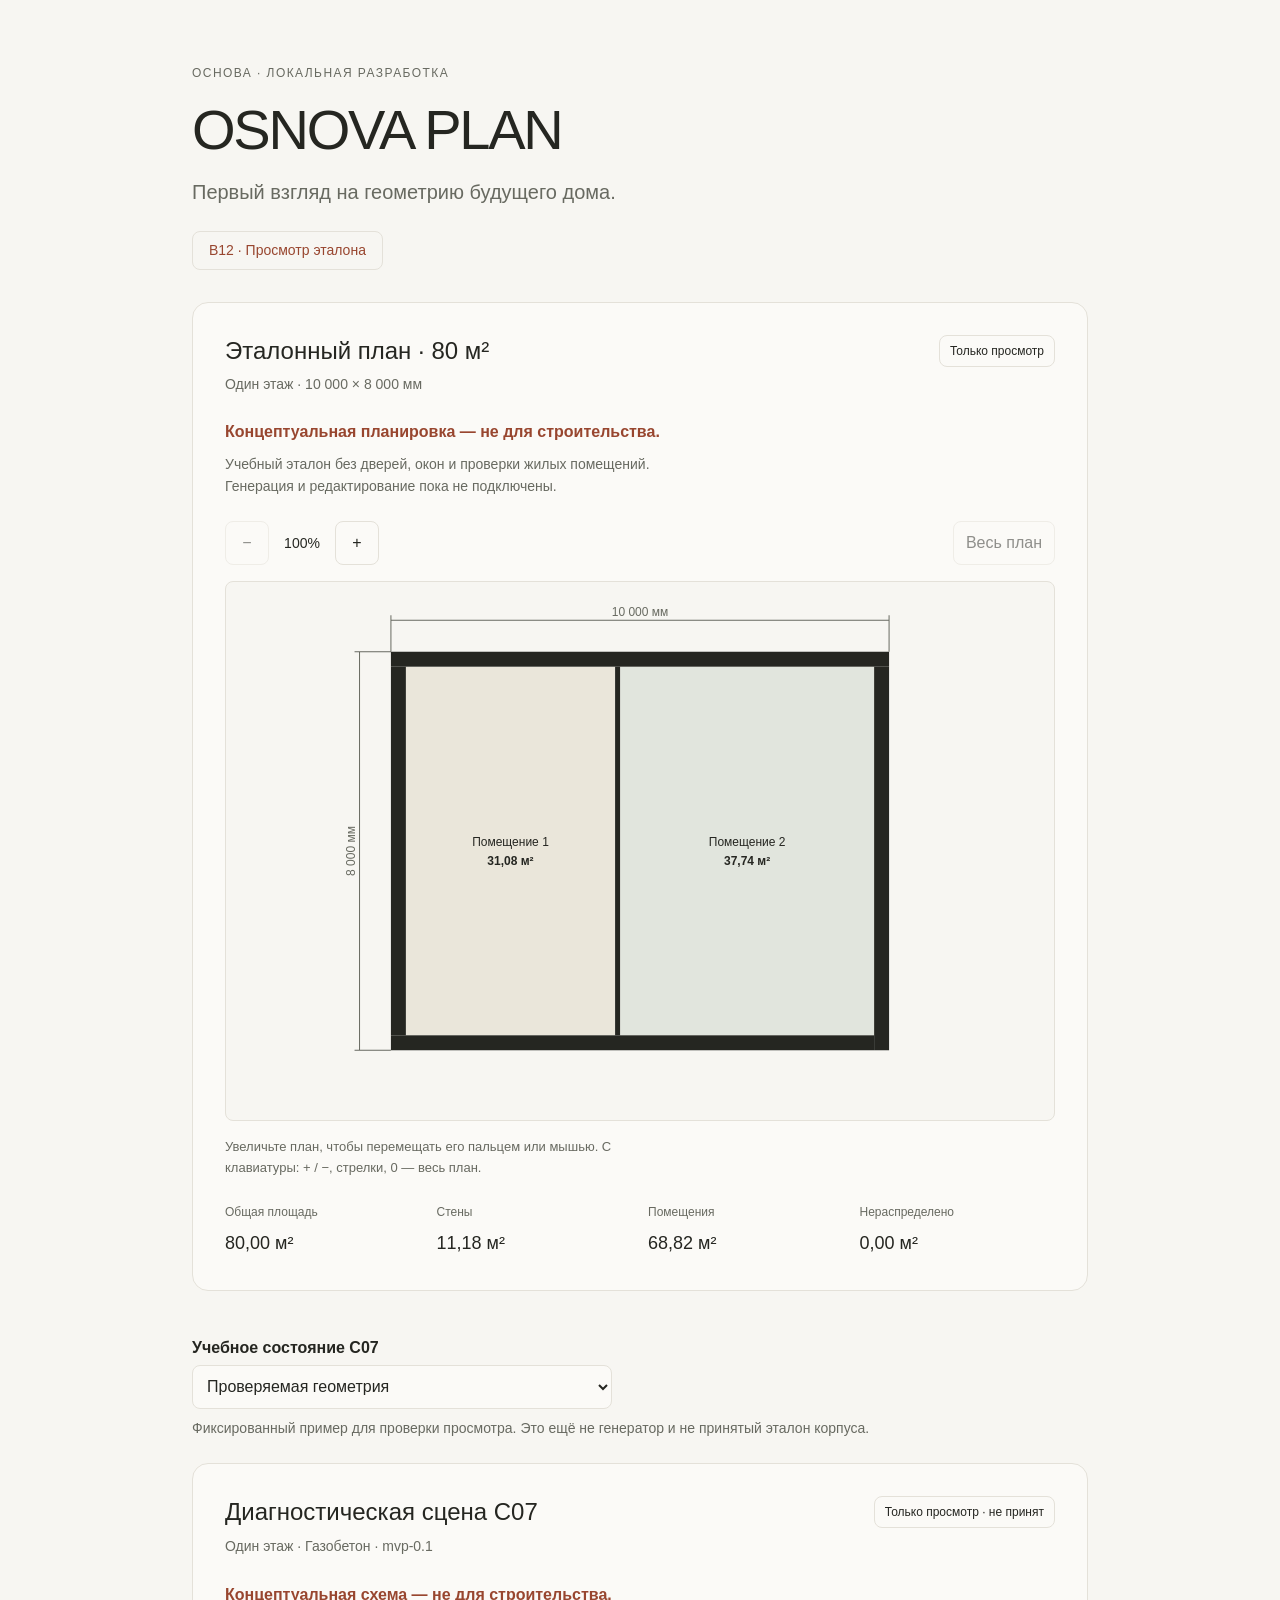
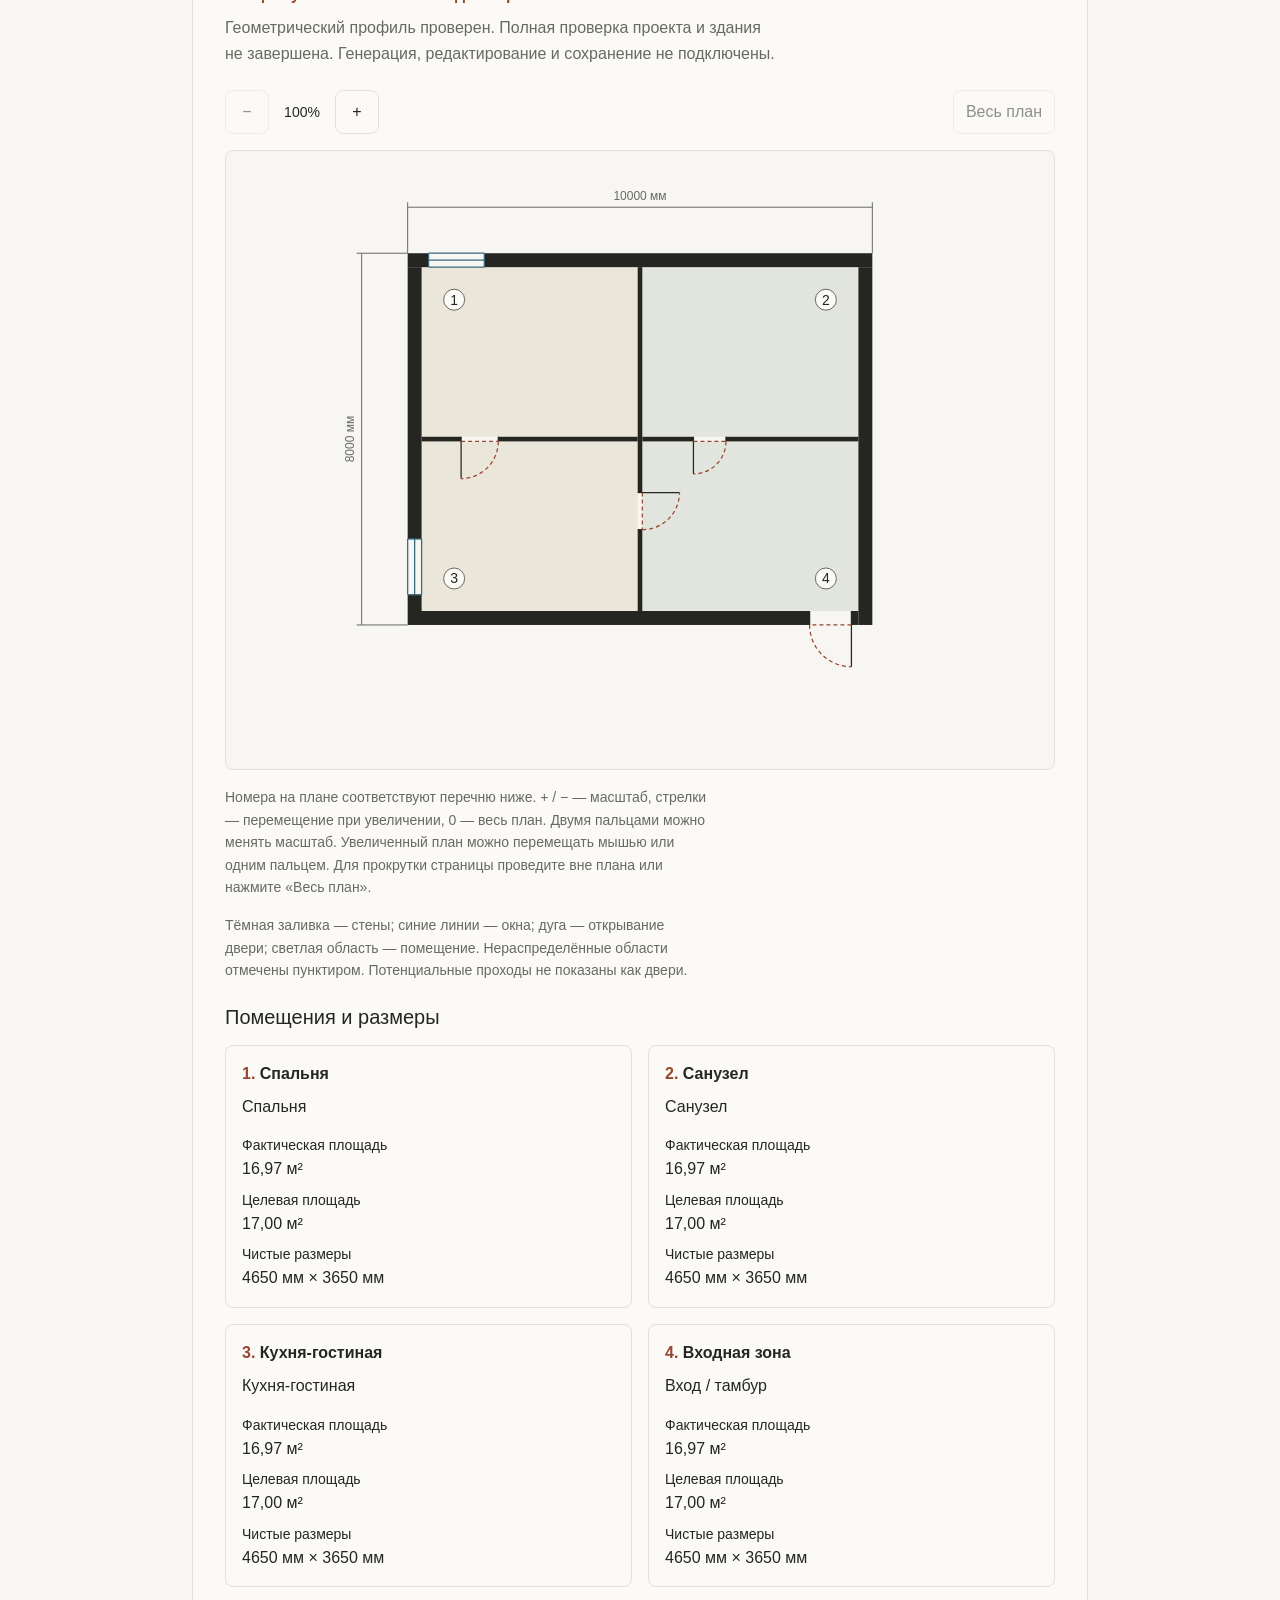
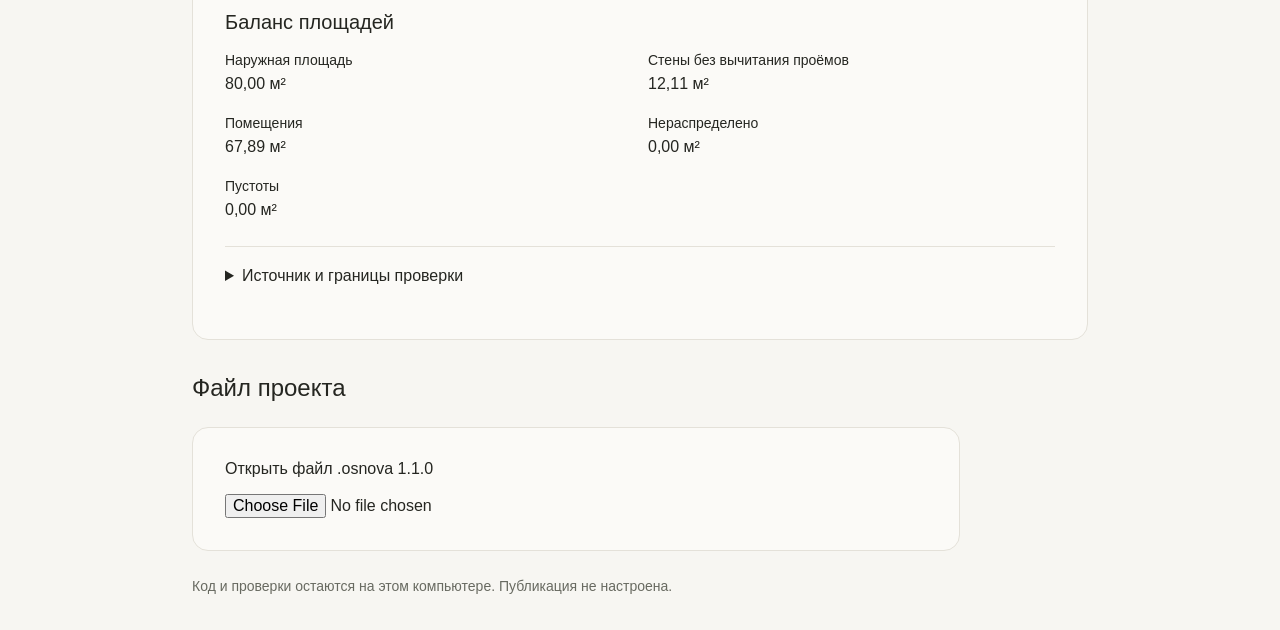
<file: index.html>
<!doctype html>
<html lang="ru">
  <head>
    <meta charset="UTF-8" />
    <meta name="viewport" content="width=device-width, initial-scale=1.0" />
    <meta name="theme-color" content="#f7f6f2" />
    <link rel="icon" href="data:," />
    <title>OSNOVA PLAN — локальная разработка</title>
    <script type="module" crossorigin src="./assets/main-CjFBk6pV.js"></script>
    <link rel="modulepreload" crossorigin href="./assets/styles-C_6G2wyJ.js">
    <link rel="stylesheet" crossorigin href="./assets/styles-CebqkaTT.css">
  </head>
  <body>
    <div id="root"></div>
  </body>
</html>
</file>
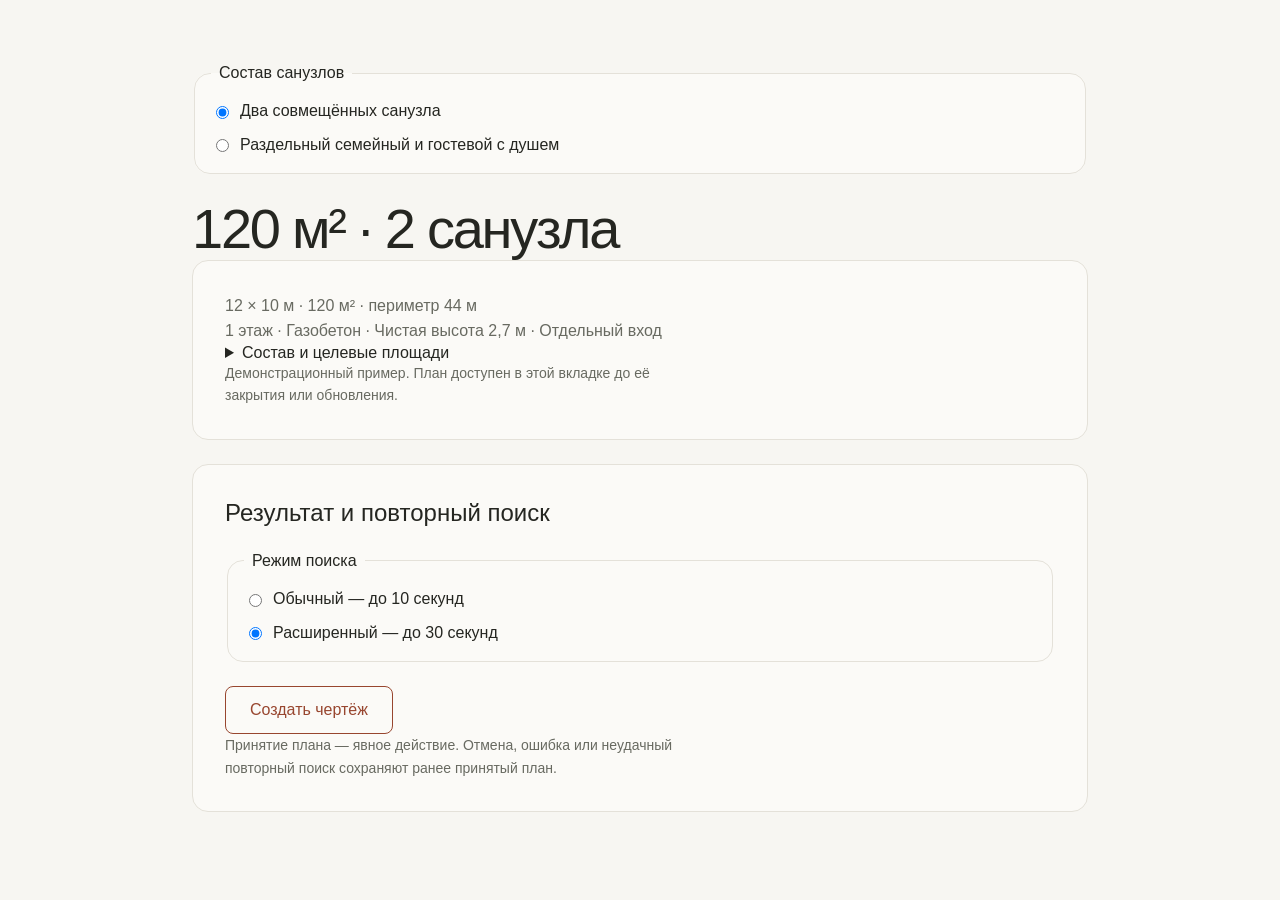
<file: demo-120.html>
<!doctype html>
<html lang="ru">
  <head>
    <meta charset="UTF-8" />
    <meta name="viewport" content="width=device-width, initial-scale=1.0" />
    <meta name="theme-color" content="#f7f6f2" />
    <link rel="icon" href="data:," />
    <title>OSNOVA PLAN — 120 м², 2 санузла</title>
    <script type="module" crossorigin src="./assets/styles-C_6G2wyJ.js"></script>
    <script type="module" crossorigin src="./assets/generation-Nn90NYQe.js"></script>
    <script type="module" crossorigin src="./assets/sanitaryFloorSource-DHaVbQGd.js"></script>
    <script type="module" crossorigin src="./assets/demo-BwojprlK.js"></script>
    <link rel="stylesheet" crossorigin href="./assets/styles-CebqkaTT.css">
    <link rel="stylesheet" crossorigin href="./assets/generation-GTlMFcmn.css">
  </head>
  <body>
    <div id="root" data-demo="120"></div>
  </body>
</html>
</file>
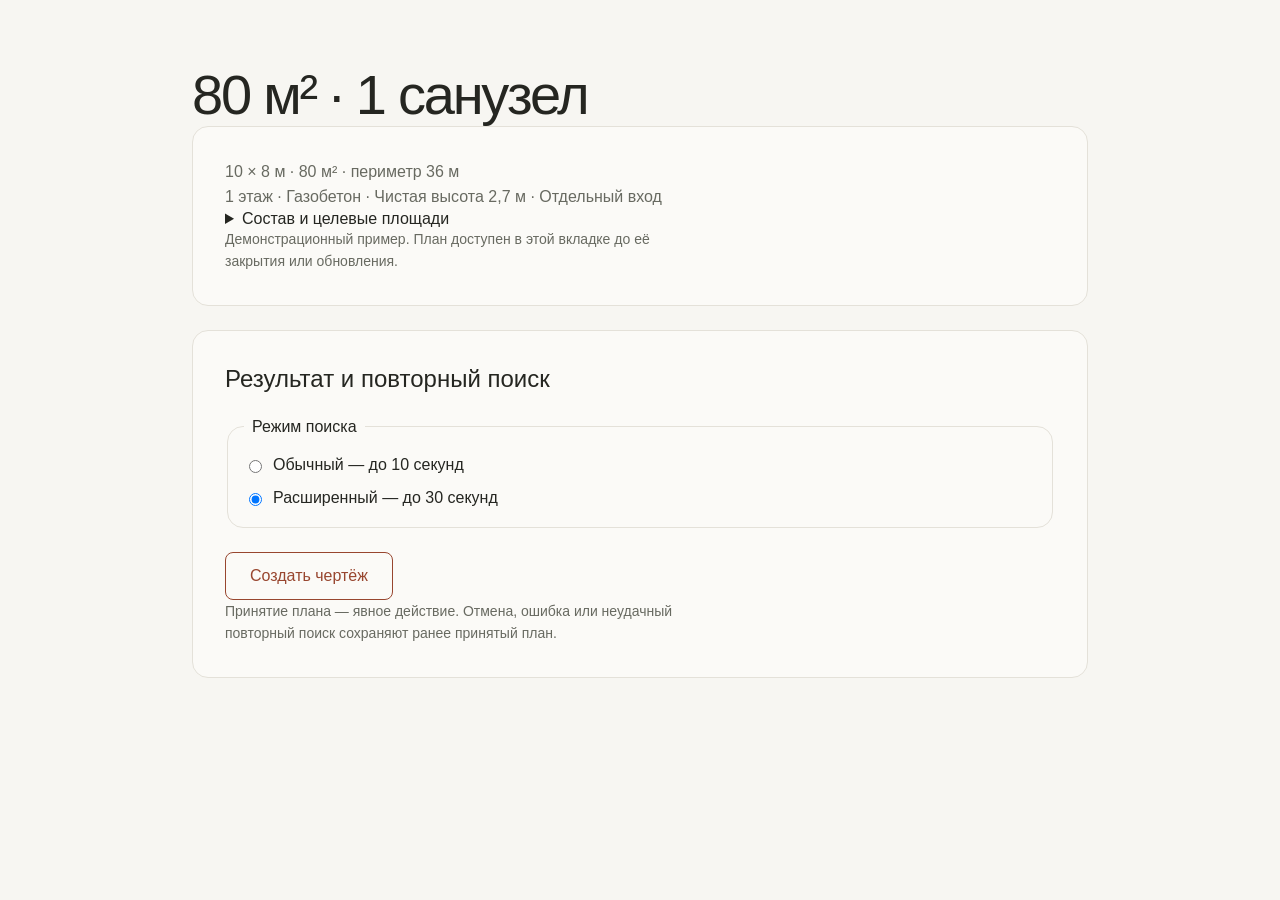
<file: demo-80.html>
<!doctype html>
<html lang="ru">
  <head>
    <meta charset="UTF-8" />
    <meta name="viewport" content="width=device-width, initial-scale=1.0" />
    <meta name="theme-color" content="#f7f6f2" />
    <link rel="icon" href="data:," />
    <title>OSNOVA PLAN — 80 м², 1 санузел</title>
    <script type="module" crossorigin src="./assets/styles-C_6G2wyJ.js"></script>
    <script type="module" crossorigin src="./assets/generation-Nn90NYQe.js"></script>
    <script type="module" crossorigin src="./assets/sanitaryFloorSource-DHaVbQGd.js"></script>
    <script type="module" crossorigin src="./assets/demo-BwojprlK.js"></script>
    <link rel="stylesheet" crossorigin href="./assets/styles-CebqkaTT.css">
    <link rel="stylesheet" crossorigin href="./assets/generation-GTlMFcmn.css">
  </head>
  <body>
    <div id="root" data-demo="80"></div>
  </body>
</html>
</file>
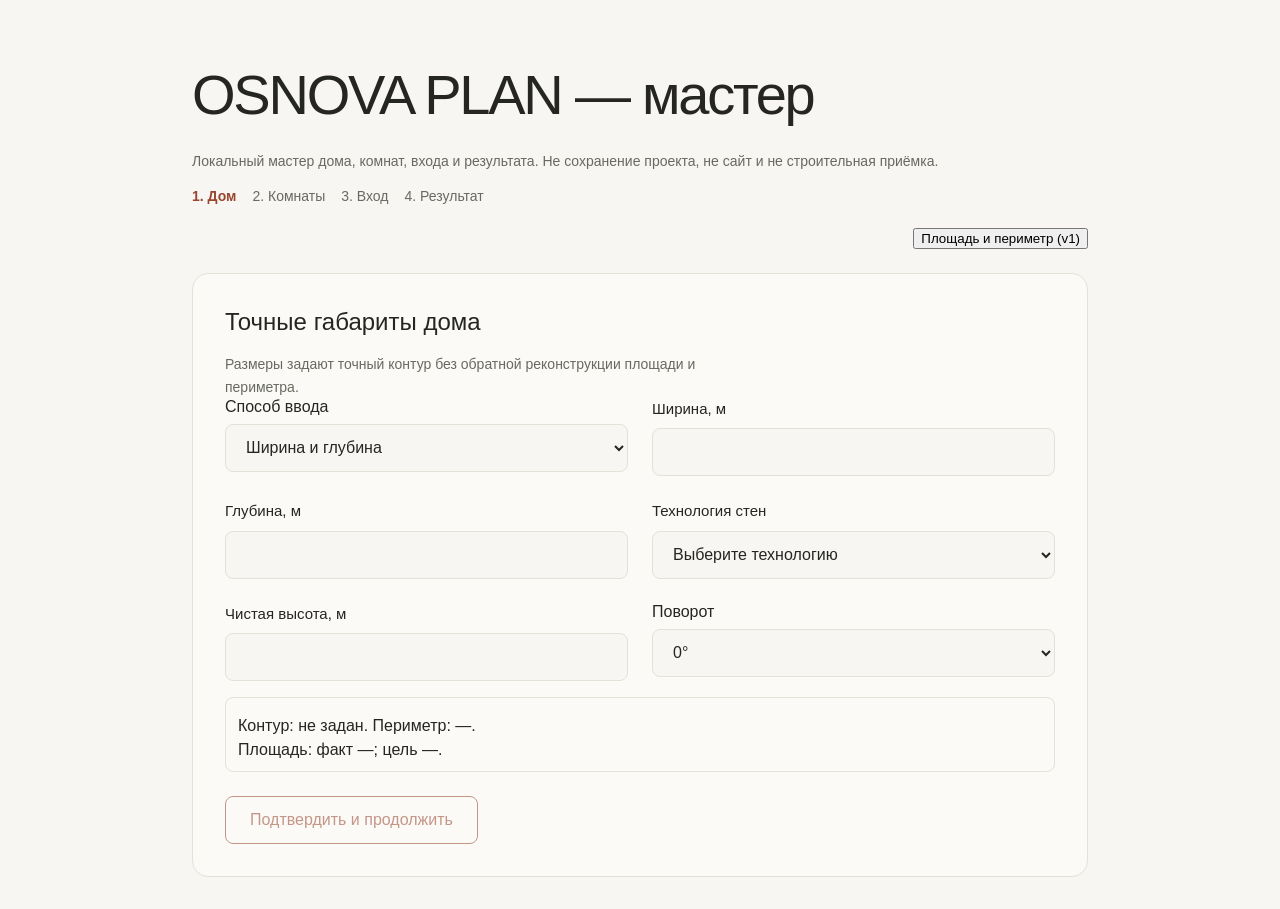
<file: plan.html>
<!doctype html>
<html lang="ru">
  <head>
    <meta charset="UTF-8" />
    <meta name="viewport" content="width=device-width, initial-scale=1.0" />
    <meta name="theme-color" content="#f7f6f2" />
    <link rel="icon" href="data:," />
    <title>OSNOVA PLAN — мастер</title>
    <script type="module" crossorigin src="./assets/plan-DKLte7f7.js"></script>
    <link rel="modulepreload" crossorigin href="./assets/styles-C_6G2wyJ.js">
    <link rel="modulepreload" crossorigin href="./assets/generation-Nn90NYQe.js">
    <link rel="stylesheet" crossorigin href="./assets/styles-CebqkaTT.css">
    <link rel="stylesheet" crossorigin href="./assets/generation-GTlMFcmn.css">
    <link rel="stylesheet" crossorigin href="./assets/plan-HHRg2PeV.css">
  </head>
  <body>
    <div id="root"></div>
  </body>
</html>
</file>
<file: assets/styles-CebqkaTT.css>
:root{--paper:#f7f6f2;--surface:#fbfaf7;--ink:#252621;--muted:#686a61;--accent:#98462f;--line:#e4e1d9;--radius-control:8px;--radius-panel:16px;--space-2:8px;--space-4:16px;--space-6:24px;--space-8:32px;--space-12:48px;--space-16:64px;color:var(--ink);background:var(--paper);font-synthesis:none;text-rendering:optimizelegibility;-webkit-font-smoothing:antialiased;font-family:Arial,sans-serif}*{box-sizing:border-box}body{min-width:320px;margin:0}.shell{width:min(960px,100%);padding:var(--space-16) var(--space-8) var(--space-8);margin-inline:auto}.intro{margin-bottom:var(--space-8)}.eyebrow{margin:0 0 var(--space-4);color:var(--muted);letter-spacing:.12em;font-size:12px;line-height:1.6}h1{letter-spacing:-.04em;margin:0;font-size:clamp(36px,7vw,56px);font-weight:500;line-height:1.1}.intro-text{margin:var(--space-4) 0 var(--space-6);color:var(--muted);font-size:20px;line-height:1.5}.stage{padding:var(--space-2) var(--space-4);border:1px solid var(--line);border-radius:var(--radius-control);color:var(--accent);margin:0;font-size:14px;line-height:1.5;display:inline-block}.panel{padding:var(--space-8);border:1px solid var(--line);border-radius:var(--radius-panel);background:var(--surface)}h2{margin:0 0 var(--space-4);font-size:24px;font-weight:500;line-height:1.3}.panel>p{max-width:62ch;color:var(--muted);margin:0;line-height:1.6}.boundaries{gap:var(--space-8);margin:var(--space-8) 0 0;grid-template-columns:repeat(2,minmax(0,1fr));display:grid}dt{margin-bottom:var(--space-2);font-weight:600;line-height:1.5}dd{color:var(--muted);margin:0;line-height:1.6}.local-note{margin-top:var(--space-6);color:var(--muted);font-size:14px;line-height:1.6}.local-note p{margin:0}.plan-heading{justify-content:space-between;align-items:flex-start;gap:var(--space-4);margin-bottom:var(--space-6);flex-wrap:wrap;display:flex}.plan-heading h2{margin-bottom:var(--space-2)}.plan-heading p{color:var(--muted);margin:0;font-size:14px;line-height:1.5}.plan-tag{border:1px solid var(--line);border-radius:var(--radius-control);padding:6px 10px;font-size:12px;line-height:1.5}.panel>.plan-disclaimer{color:var(--accent);font-weight:600}.panel>.plan-description{margin-top:var(--space-2);font-size:14px}.plan-toolbar{align-items:center;gap:var(--space-2);margin-block:var(--space-6) var(--space-4);flex-wrap:wrap;display:flex}.plan-toolbar button{border:1px solid var(--line);border-radius:var(--radius-control);min-width:44px;min-height:44px;color:var(--ink);background:var(--surface);font:inherit;cursor:pointer;padding:8px 12px}.plan-toolbar button:hover:enabled{border-color:var(--accent);background:var(--paper)}.plan-toolbar button:disabled{opacity:.5;cursor:default}.plan-toolbar button:focus-visible,.plan-canvas:focus-visible{outline:2px solid var(--accent);outline-offset:3px}.plan-toolbar output{text-align:center;font-variant-numeric:tabular-nums;min-width:50px;font-size:14px}.plan-fit{margin-left:auto}.plan-canvas{border:1px solid var(--line);border-radius:var(--radius-control);background:var(--paper);-webkit-user-select:none;user-select:none;width:100%;min-width:0;height:clamp(270px,55vw,540px);display:block}.plan-canvas[data-zoom]:not([data-zoom="1"]){cursor:grab}.plan-canvas[data-dragging=true]{cursor:grabbing}.plan-rooms{fill:#eae6da}.plan-rooms path:nth-child(2n){fill:#e1e5dd}.plan-walls{fill:var(--ink)}.plan-dimensions{fill:var(--muted)}.plan-dimensions path{stroke:var(--muted);stroke-width:1px}.plan-labels{fill:var(--ink)}.plan-room-area{font-weight:600}.panel>.plan-help{margin-top:var(--space-4);font-size:13px;line-height:1.6}.plan-facts{gap:var(--space-4);margin:var(--space-6) 0 0;grid-template-columns:repeat(4,minmax(0,1fr));display:grid}.plan-facts dt{color:var(--muted);font-size:12px;font-weight:400}.plan-facts dd{color:var(--ink);font-variant-numeric:tabular-nums;font-size:18px}.witness-section{margin-top:var(--space-12)}.witness-example{gap:var(--space-2);margin-bottom:var(--space-6);display:grid}.witness-example label{font-weight:600}.witness-example select{border:1px solid var(--line);border-radius:var(--radius-control);width:min(100%,420px);min-height:44px;color:var(--ink);background:var(--surface);font:inherit;padding:10px}.witness-example p,.witness-panel p{overflow-wrap:anywhere;margin:0;line-height:1.6}.witness-example p,.witness-help,.witness-legend{color:var(--muted);font-size:14px}.witness-panel{min-width:0}.witness-panel>.witness-disclaimer{margin-bottom:var(--space-2);color:var(--accent);font-weight:600}.witness-panel .witness-help,.witness-panel .witness-legend{margin-top:var(--space-4)}.witness-panel h3{margin:var(--space-6) 0 var(--space-4);font-size:20px;font-weight:500}.witness-canvas{height:clamp(400px,65vw,620px)}.witness-rooms{fill:#eae6da}.witness-rooms path:nth-child(2n){fill:#e1e5dd}.witness-walls{fill:var(--ink)}.witness-openings{stroke:var(--ink);stroke-width:1.25px;fill:none}.witness-window{stroke:#366879}.witness-door path,.witness-closed-leaf{stroke:var(--accent);stroke-dasharray:4 3}.witness-unallocated{fill:#eeede7;stroke:var(--muted);stroke-width:1px;stroke-dasharray:6 4}.witness-unallocated path{vector-effect:non-scaling-stroke}.witness-dimensions{fill:var(--muted)}.witness-dimensions path{stroke:var(--muted);stroke-width:1px}.witness-numbers circle{fill:var(--surface);stroke:var(--muted);stroke-width:1px}.witness-numbers text{fill:var(--ink)}.witness-anchor-guides{stroke:var(--muted);stroke-width:1px;fill:var(--accent)}.witness-anchor-guides line{stroke-dasharray:2 3}.witness-anchor-guides circle{stroke:none}.witness-room-list{gap:var(--space-4);grid-template-columns:repeat(2,minmax(0,1fr));margin:0;padding:0;list-style:none;display:grid}.witness-room-list>li{min-width:0;padding:var(--space-4);border:1px solid var(--line);border-radius:var(--radius-control)}.witness-room-list h4{margin:0 0 var(--space-2);overflow-wrap:anywhere;font-size:16px;line-height:1.5}.witness-room-list h4 span{color:var(--accent)}.witness-room-list dl{margin:var(--space-4) 0 0;gap:var(--space-2);display:grid}.witness-room-list dt,.witness-facts dt{margin:0;font-size:14px;font-weight:400}.witness-room-list dd,.witness-facts dd{color:var(--ink);overflow-wrap:anywhere}.witness-facts{gap:var(--space-4);grid-template-columns:repeat(2,minmax(0,1fr));margin:0;display:grid}.witness-details{margin-top:var(--space-6);border-top:1px solid var(--line);padding-top:var(--space-4)}.witness-details summary{cursor:pointer;min-height:44px;line-height:1.6}.witness-details p+p{margin-top:var(--space-2)}.witness-details code,.witness-issues code{overflow-wrap:anywhere}.witness-issues{padding-left:var(--space-6);overflow-wrap:anywhere}.witness-issues li+li{margin-top:var(--space-6)}.witness-issues code{margin-block:var(--space-2);display:block}.witness-example select:focus-visible,.witness-details summary:focus-visible{outline:2px solid var(--accent);outline-offset:3px}@media (width<640px){.witness-panel.panel{padding:var(--space-4)}.witness-room-list,.witness-facts{grid-template-columns:minmax(0,1fr)}.shell{padding:var(--space-8) var(--space-6)}.panel{padding:var(--space-6)}.boundaries{gap:var(--space-6);grid-template-columns:minmax(0,1fr)}.plan-panel{padding:var(--space-4)}.plan-facts{grid-template-columns:repeat(2,minmax(0,1fr))}}.witness-embedded{background:0 0;border:0;border-radius:0;padding:0}.wizard-step:focus-visible,.generation-focus:focus-visible{outline:2px solid var(--accent);outline-offset:4px}.witness-embedded .plan-heading{margin-bottom:var(--space-4)}.witness-embedded .plan-heading h2{font-size:20px}.witness-embedded>p{font-size:14px}.witness-embedded .plan-toolbar{margin-block:0 var(--space-2)}.witness-canvas-embedded{height:auto;aspect-ratio:var(--witness-aspect,1.4);min-height:200px;max-height:min(70svh,700px)}.witness-compact-details{margin-top:var(--space-4);border-top:1px solid var(--line);padding-top:var(--space-2)}.witness-compact-details summary{cursor:pointer;min-height:44px;line-height:1.6}.witness-compact-details summary:focus-visible{outline:2px solid var(--accent);outline-offset:3px}.witness-embedded .witness-room-list{gap:var(--space-2);margin-top:var(--space-2)}.witness-embedded .witness-room-list>li{padding:var(--space-2) var(--space-4)}.witness-embedded .witness-room-list h4{margin-bottom:2px;font-size:15px}.witness-embedded .witness-room-list p{font-size:13px}.witness-embedded .witness-room-list dl{margin-top:var(--space-2);gap:2px}.witness-embedded .witness-room-list dt,.witness-embedded .witness-room-list dd{font-size:13px}.witness-embedded .witness-facts{margin-top:var(--space-2);gap:var(--space-2)}@media (width<640px){.shell{padding:var(--space-8) var(--space-4)}.generation-step.panel,.generation-candidate,.generation-accepted{padding:12px}.witness-embedded .witness-room-list,.witness-embedded .witness-facts{grid-template-columns:minmax(0,1fr)}.witness-canvas-embedded{max-height:62svh}}
</file>
<file: assets/generation-GTlMFcmn.css>
.generation-steps{gap:var(--space-2) var(--space-4);margin-block:var(--space-4) var(--space-6);color:var(--muted);flex-wrap:wrap;font-size:14px;display:flex}.generation-steps [aria-current=step]{color:var(--accent);font-weight:700}.generation-step{margin-top:var(--space-6)}.generation-help{color:var(--muted);overflow-wrap:anywhere;margin:0;font-size:14px;line-height:1.6}.generation-mode{gap:var(--space-2);margin-block:var(--space-6);padding:var(--space-4);border:1px solid var(--line);border-radius:var(--radius-panel);display:grid}.generation-mode legend{padding-inline:var(--space-2)}.generation-mode label{align-items:center;gap:var(--space-2);line-height:1.6;display:flex}.demo-120 .demo-preset-switch{padding-bottom:0}.demo-120 .demo-preset-switch fieldset{margin-block:0}.demo-120 main.shell{padding-top:var(--space-6)}.generation-accepted,.generation-candidate,.generation-running,.generation-refusal{margin-block:var(--space-6);padding:var(--space-6);border:1px solid var(--line);border-radius:var(--radius-panel);overflow-wrap:anywhere}.generation-accepted{border-left:3px solid var(--accent)}.generation-candidate{border-left:3px solid var(--muted)}.generation-running ul{margin-block:var(--space-2);padding-left:var(--space-6);line-height:1.6}.generation-refusal{border-left:3px solid var(--accent)}.generation-accepted h3,.generation-candidate h3,.generation-running h3,.generation-refusal h3{margin:0 0 var(--space-2);font-size:18px;font-weight:500}.generation-stale,.generation-warning{margin-block:var(--space-2);padding:var(--space-2) var(--space-4);border-left:2px solid var(--accent);color:var(--accent);font-size:14px;line-height:1.6}.generation-meta{margin-block:var(--space-4);line-height:1.6}.generation-meta p{margin-block:var(--space-2)}.generation-actions{gap:var(--space-4);margin-top:var(--space-4);flex-wrap:wrap;display:flex}.generation-step button{min-height:48px;padding:12px var(--space-6);border:1px solid var(--accent);border-radius:var(--radius-control);font:inherit;color:var(--accent);cursor:pointer;background:0 0}.generation-step button:enabled:hover{background:var(--paper)}.generation-step button:disabled{opacity:.55;cursor:not-allowed}.generation-step :is(input,button):focus-visible{outline:2px solid var(--accent);outline-offset:3px}.generation-error{margin:var(--space-2) 0 0;color:var(--accent);font-size:14px;line-height:1.6}@media (width<=640px){.generation-step.panel,.generation-accepted,.generation-candidate{padding:12px}.generation-running,.generation-refusal{padding:var(--space-4)}.generation-actions,.generation-actions button{width:100%}}
</file>
<file: assets/plan-HHRg2PeV.css>
.house-step{margin-top:var(--space-6)}.house-source,.house-help{color:var(--muted);font-size:14px;line-height:1.6}.house-step .house-source{margin-block:0 var(--space-6)}.house-fields{gap:var(--space-6);grid-template-columns:repeat(2,minmax(0,1fr));display:grid}.house-field{gap:var(--space-2);flex-direction:column;min-width:0;display:flex}.house-field label{font-size:15px;line-height:1.5}.house-field input,.house-field select{width:100%;min-width:0;min-height:48px;padding:12px var(--space-4);border:1px solid var(--line);border-radius:var(--radius-control);font:inherit;color:var(--ink);background:var(--paper);font-size:16px}.house-field [aria-invalid=true]{border-color:var(--accent)}.house-step button{min-height:48px;padding:12px var(--space-6);border:1px solid var(--accent);border-radius:var(--radius-control);font:inherit;color:var(--accent);cursor:pointer;background:0 0}.house-step button:enabled:hover{background:var(--paper)}.house-step button:disabled{opacity:.55;cursor:not-allowed}.house-step :is(input,select,button):focus-visible{outline:2px solid var(--accent);outline-offset:3px}.house-step .house-error{color:var(--accent);overflow-wrap:anywhere;margin:0;font-size:14px;line-height:1.6}.house-step .house-help{margin:0}.house-step>.house-error{margin-bottom:var(--space-6)}.house-summary{margin-block:var(--space-6);padding:var(--space-4);border-left:2px solid var(--accent);background:var(--paper);overflow-wrap:anywhere;line-height:1.6}.house-summary :is(p,ul){margin-block:var(--space-2)}.house-actions{gap:var(--space-4);margin-top:var(--space-6);flex-wrap:wrap;display:flex}@media (width<=640px){.house-step.panel{padding:var(--space-6) var(--space-4)}.house-fields{grid-template-columns:1fr}.house-actions button{width:100%}}.house-format-toggle{justify-content:flex-end;margin-bottom:.75rem;display:flex}.house-format-toggle button{max-width:100%}.house-v2-fields{border:0;min-width:0;margin-inline:0;padding:0}.house-preview{border:1px solid var(--line,#ddd);border-radius:.5rem;margin-top:1rem;padding:.75rem}.house-preview svg{aspect-ratio:1;width:100%;max-height:260px;color:var(--accent,#333);display:block}.house-preview p{overflow-wrap:anywhere;margin:.4rem 0 0}@media (width<=480px){.house-format-toggle{justify-content:stretch}.house-format-toggle button{width:100%}}.rooms-step{margin-top:var(--space-6)}.rooms-help{color:var(--muted);overflow-wrap:anywhere;margin:0;font-size:14px;line-height:1.6}.rooms-step>.rooms-help{margin-bottom:var(--space-6)}.rooms-summary{margin-block:var(--space-6);padding:var(--space-4);border-left:2px solid var(--accent);background:var(--paper);overflow-wrap:anywhere;line-height:1.6}.rooms-summary p{margin:0}.rooms-summary .rooms-attention{margin-top:var(--space-2);color:var(--accent)}.rooms-list{gap:var(--space-6);margin:0 0 var(--space-6);padding:0;list-style:none;display:grid}.rooms-row{min-width:0;padding:var(--space-6);border:1px solid var(--line);border-radius:var(--radius-panel)}.rooms-row-head{justify-content:space-between;align-items:center;gap:var(--space-4);margin-bottom:var(--space-4);flex-wrap:wrap;display:flex}.rooms-row-head h3{overflow-wrap:anywhere;margin:0;font-size:18px;font-weight:500;line-height:1.3}.rooms-type-badge{padding:2px var(--space-2);border:1px solid var(--line);border-radius:var(--radius-control);color:var(--muted);overflow-wrap:anywhere;font-size:12px;line-height:1.5}.rooms-grid{gap:var(--space-4);grid-template-columns:repeat(3,minmax(0,1fr));display:grid}.rooms-field{gap:var(--space-2);flex-direction:column;min-width:0;display:flex}.rooms-field label,.rooms-add label{font-size:15px;line-height:1.5}.rooms-field input,.rooms-field select,.rooms-add select{width:100%;min-width:0;min-height:48px;padding:12px var(--space-4);border:1px solid var(--line);border-radius:var(--radius-control);font:inherit;color:var(--ink);background:var(--paper);font-size:16px}.rooms-field [aria-invalid=true]{border-color:var(--accent)}.rooms-step button{min-height:48px;padding:12px var(--space-6);border:1px solid var(--accent);border-radius:var(--radius-control);font:inherit;color:var(--accent);cursor:pointer;background:0 0}.rooms-step button:enabled:hover{background:var(--paper)}.rooms-step button:disabled{opacity:.55;cursor:not-allowed}.rooms-step :is(input,select,button):focus-visible{outline:2px solid var(--accent);outline-offset:3px}.rooms-error{color:var(--accent);overflow-wrap:anywhere;margin:0;font-size:14px;line-height:1.6}.rooms-composition,.rooms-form-start,.rooms-preview{margin-block:var(--space-6);padding:var(--space-4);border:1px solid var(--line);border-left:3px solid var(--accent);border-radius:var(--radius-panel);background:var(--paper);overflow-wrap:anywhere}.rooms-composition h3,.rooms-form-start h3,.rooms-preview h3{margin:0 0 var(--space-2);font-size:18px;font-weight:500}.rooms-composition-list{gap:var(--space-4);margin:var(--space-4) 0 0;padding-left:var(--space-6);display:grid}.rooms-composition-list p{margin:0 0 var(--space-2);line-height:1.6}.rooms-composition-stage{color:var(--muted);font-size:12px}.rooms-composition-actions{gap:var(--space-2);margin-top:var(--space-2);flex-wrap:wrap;display:flex}.rooms-composition-actions button{min-height:44px;padding:8px var(--space-4)}.rooms-technical{margin-top:var(--space-4);color:var(--muted);font-size:13px}.rooms-technical summary{cursor:pointer}.rooms-technical ul{margin:var(--space-2) 0 0;padding-left:var(--space-6)}.rooms-preview p{margin:0 0 var(--space-2);line-height:1.6}.rooms-blocked{margin:var(--space-4) 0 0;padding:var(--space-2) var(--space-4);border-left:2px solid var(--accent);color:var(--accent);overflow-wrap:anywhere;font-size:14px;line-height:1.6}.rooms-alert{margin-block:0 var(--space-6);padding:var(--space-4);border-left:2px solid var(--accent);background:var(--paper);overflow-wrap:anywhere}.rooms-alert p{margin:0 0 var(--space-2);line-height:1.6}.rooms-alert p:last-child{margin-bottom:0}.rooms-suggestion{align-items:center;gap:var(--space-2);margin:var(--space-4) 0 0;color:var(--muted);overflow-wrap:anywhere;flex-wrap:wrap;font-size:14px;line-height:1.6;display:flex}.rooms-suggestion button{min-height:44px;padding:8px var(--space-4)}.rooms-empty{margin-block:var(--space-6);padding:var(--space-6);border:1px dashed var(--line);border-radius:var(--radius-panel);color:var(--muted);line-height:1.6}.rooms-removal{margin-block:var(--space-6);padding:var(--space-6);border:1px solid var(--accent);border-radius:var(--radius-panel);background:var(--paper);overflow-wrap:anywhere}.rooms-removal h3{margin:0 0 var(--space-2);font-size:18px;font-weight:500}.rooms-add{align-items:end;gap:var(--space-4);margin-block:var(--space-6);padding-top:var(--space-6);border-top:1px solid var(--line);flex-wrap:wrap;display:flex}.rooms-add label{gap:var(--space-2);flex-direction:column;flex:220px;min-width:0;display:flex}.rooms-add button{flex:none}.rooms-actions{gap:var(--space-4);margin-top:var(--space-6);flex-wrap:wrap;display:flex}@media (width<=900px){.rooms-grid{grid-template-columns:repeat(2,minmax(0,1fr))}}@media (width<=640px){.rooms-step.panel{padding:var(--space-6) var(--space-4)}.rooms-row{padding:var(--space-4)}.rooms-grid{grid-template-columns:1fr}.rooms-add,.rooms-add label,.rooms-actions,.rooms-actions button,.rooms-add button{width:100%}.rooms-add button{flex:100%}.rooms-actions button{width:100%}}.preferences-step{margin-top:var(--space-6)}.preferences-help{color:var(--muted);overflow-wrap:anywhere;margin:0;font-size:14px;line-height:1.6}.preferences-step>.preferences-help{margin-bottom:var(--space-6)}.preferences-alert,.preferences-warning{margin-block:0 var(--space-6);padding:var(--space-4);border-left:2px solid var(--accent);background:var(--paper);overflow-wrap:anywhere}.preferences-alert ul,.preferences-warning p{padding-left:var(--space-6);margin:0;line-height:1.6}.preferences-alert li p,.preferences-warning li p{margin:0 0 var(--space-2)}.preferences-issue-meta{color:var(--muted);font-size:13px}.preferences-issue-actions{margin-top:var(--space-2)}.preferences-technical{margin-top:var(--space-2);color:var(--muted);font-size:13px;line-height:1.6}.preferences-technical summary{cursor:pointer}.preferences-technical ul{margin:var(--space-2) 0 0;padding-left:var(--space-6)}.preferences-blocked{margin:var(--space-4) 0 0;padding:var(--space-2) var(--space-4);border-left:2px solid var(--accent);color:var(--accent);overflow-wrap:anywhere;font-size:14px;line-height:1.6}.preferences-warning{border-left-style:dashed}.preferences-alert code,.preferences-warning code,.preferences-error code{color:var(--accent);font-size:12px}.preferences-group{margin:0 0 var(--space-6);padding:var(--space-4);border:1px solid var(--line);border-radius:var(--radius-panel)}.preferences-group legend{padding-inline:var(--space-2);font-size:16px}.preferences-choice{align-items:start;gap:var(--space-2);margin-block:var(--space-2);overflow-wrap:anywhere;line-height:1.6;display:flex}.preferences-choice input{margin-top:6px}.preferences-review{margin-block:var(--space-6);padding:var(--space-4);border-left:2px solid var(--accent);background:var(--paper);overflow-wrap:anywhere;line-height:1.6}.preferences-review h3,.preferences-links h3,.preferences-defaults h4{margin:0 0 var(--space-2);font-size:18px;font-weight:500}.preferences-review p,.preferences-review ul{margin-block:var(--space-2)}.preferences-review ul{padding-left:var(--space-6)}.preferences-links{margin-block:var(--space-6)}.preferences-link-list{gap:var(--space-4);margin:0;padding:0;list-style:none;display:grid}.preferences-link{padding:var(--space-4);border:1px solid var(--line);border-radius:var(--radius-panel)}.preferences-link-grid{gap:var(--space-4);grid-template-columns:repeat(2,minmax(0,1fr)) auto;align-items:end;display:grid}.preferences-link-grid label,.preferences-add label{gap:var(--space-2);flex-direction:column;min-width:0;font-size:14px;line-height:1.5;display:flex}.preferences-link-grid select,.preferences-add select{width:100%;min-width:0;min-height:48px;padding:12px var(--space-4);border:1px solid var(--line);border-radius:var(--radius-control);font:inherit;color:var(--ink);background:var(--paper);font-size:16px}.preferences-check{align-items:center;gap:var(--space-2);min-height:48px;flex-direction:row!important}.preferences-error{margin:var(--space-2) 0 0;color:var(--accent);overflow-wrap:anywhere;font-size:14px;line-height:1.6}.preferences-defaults{margin-block:var(--space-4);padding:var(--space-4);border:1px dashed var(--line);border-radius:var(--radius-control);overflow-wrap:anywhere}.preferences-defaults ul{margin-block:var(--space-2);padding-left:var(--space-6)}.preferences-add{gap:var(--space-4);margin-top:var(--space-6);padding-top:var(--space-6);border-top:1px solid var(--line);grid-template-columns:repeat(2,minmax(0,1fr));display:grid}.preferences-add button{justify-self:start}.preferences-step button{min-height:48px;padding:12px var(--space-6);border:1px solid var(--accent);border-radius:var(--radius-control);font:inherit;color:var(--accent);cursor:pointer;background:0 0}.preferences-step button:enabled:hover{background:var(--paper)}.preferences-step button:disabled{opacity:.55;cursor:not-allowed}.preferences-step :is(input,select,button):focus-visible{outline:2px solid var(--accent);outline-offset:3px}.preferences-actions{gap:var(--space-4);margin-top:var(--space-6);flex-wrap:wrap;display:flex}@media (width<=900px){.preferences-link-grid{grid-template-columns:repeat(2,minmax(0,1fr))}.preferences-link-grid>button{grid-column:1/-1;justify-self:start}}@media (width<=640px){.preferences-step.panel{padding:var(--space-6) var(--space-4)}.preferences-link-grid,.preferences-add{grid-template-columns:1fr}.preferences-actions,.preferences-actions button,.preferences-add button{width:100%}}
</file>
